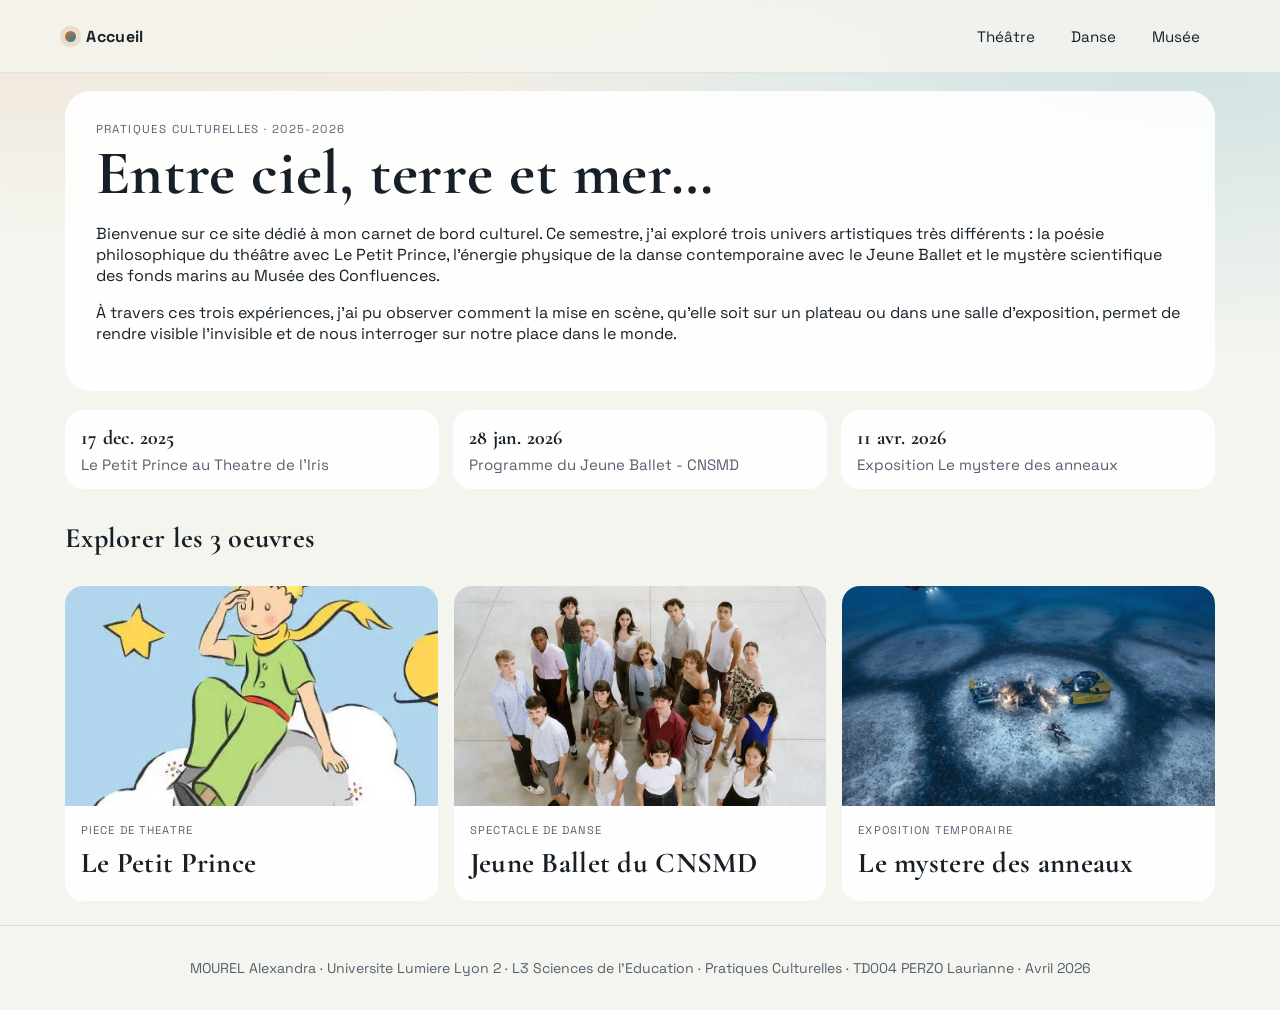
<file: index.html>
<!DOCTYPE html>
<html lang="fr">
  <head>
    <meta charset="UTF-8" />
    <meta name="viewport" content="width=device-width, initial-scale=1.0" />
    <title>Pratiques Culturelles | Alexandra Mourel</title>
    <link rel="preconnect" href="https://fonts.googleapis.com" />
    <link rel="preconnect" href="https://fonts.gstatic.com" crossorigin />
    <link
      href="https://fonts.googleapis.com/css2?family=Cormorant+Garamond:wght@500;700&family=Space+Grotesk:wght@400;500;700&display=swap"
      rel="stylesheet"
    />
    <link rel="stylesheet" href="style.css" />
    <script src="script.js" defer></script>
  </head>
  <body class="theme-home">
    <div class="page-glow" aria-hidden="true"></div>

    <header class="site-header">
      <div class="container nav-wrap">
        <a class="brand" href="index.html" aria-label="Retour a l'accueil">
          <span class="brand-dot"></span>
          <span> Accueil </span>
        </a>

        <button class="menu-btn" type="button" data-menu-btn aria-expanded="false" aria-controls="main-nav">
          Menu
        </button>

        <nav id="main-nav" class="main-nav" aria-label="Navigation principale">
          <a href="theatre.html">Théâtre</a>
          <a href="danse.html">Danse</a>
          <a href="musee.html">Musée</a>
        </nav>
      </div>
    </header>

    <main class="container main-content">
      <section class="home-hero reveal">
        <p class="kicker">Pratiques Culturelles · 2025-2026</p>
        <h1>Entre ciel, terre et mer…</h1>
        <p >
          Bienvenue sur ce site dédié à mon carnet de bord culturel. Ce semestre, j'ai exploré trois univers artistiques très différents : la poésie philosophique du théâtre avec Le Petit Prince, l'énergie physique de la danse contemporaine avec le Jeune Ballet et le mystère scientifique des fonds marins au Musée des Confluences.
        </p>
        <p>
À travers ces trois expériences, j'ai pu observer comment la mise en scène, qu'elle soit sur un plateau ou dans une salle d'exposition, permet de rendre visible l'invisible et de nous interroger sur notre place dans le monde.
        </p>
      </section>

      <section class="timeline reveal" aria-label="Parcours culturel">
        <article>
          <h2>17 dec. 2025</h2>
          <p>Le Petit Prince au Theatre de l'Iris</p>
        </article>
        <article>
          <h2>28 jan. 2026</h2>
          <p>Programme du Jeune Ballet - CNSMD</p>
        </article>
        <article>
          <h2>11 avr. 2026</h2>
          <p>Exposition Le mystere des anneaux</p>
        </article>
      </section>

      <section class="works-grid" aria-labelledby="works-title">
        <h2 id="works-title" class="section-title reveal">Explorer les 3 oeuvres</h2>

        <a class="work-card reveal" href="theatre.html" aria-label="Ouvrir la page theatre - Le Petit Prince">
          <div class="work-media">
            <img src="Images/Accueil_prince.WEBP" alt="Theatre - Le Petit Prince" />
          </div>
          <div class="work-copy">
            <p class="work-type">Piece de theatre</p>
            <h3>Le Petit Prince</h3>

          </div>
        </a>

        <a class="work-card reveal" href="danse.html" aria-label="Ouvrir la page danse - Jeune Ballet">
          <div class="work-media">
            <img src="Images/Accueil_danse.WEBP" alt="Spectacle de danse - Jeune Ballet" />
          </div>
          <div class="work-copy">
            <p class="work-type">Spectacle de danse</p>
            <h3>Jeune Ballet du CNSMD</h3>

          </div>
        </a>

        <a class="work-card reveal" href="musee.html" aria-label="Ouvrir la page musee - Le mystere des anneaux">
          <div class="work-media">
            <img src="Images/expo.JPG" alt="Exposition temporaire - Le mystere des anneaux" />
          </div>
          <div class="work-copy">
            <p class="work-type">Exposition temporaire</p>
            <h3>Le mystere des anneaux</h3>

          </div>
        </a>
      </section>
    </main>

    <footer class="site-footer">
      <p>
        MOUREL Alexandra · Universite Lumiere Lyon 2 · L3 Sciences de l'Education · Pratiques Culturelles · TD004 PERZO
        Laurianne · Avril 2026
      </p>
    </footer>
  </body>
</html>
</file>
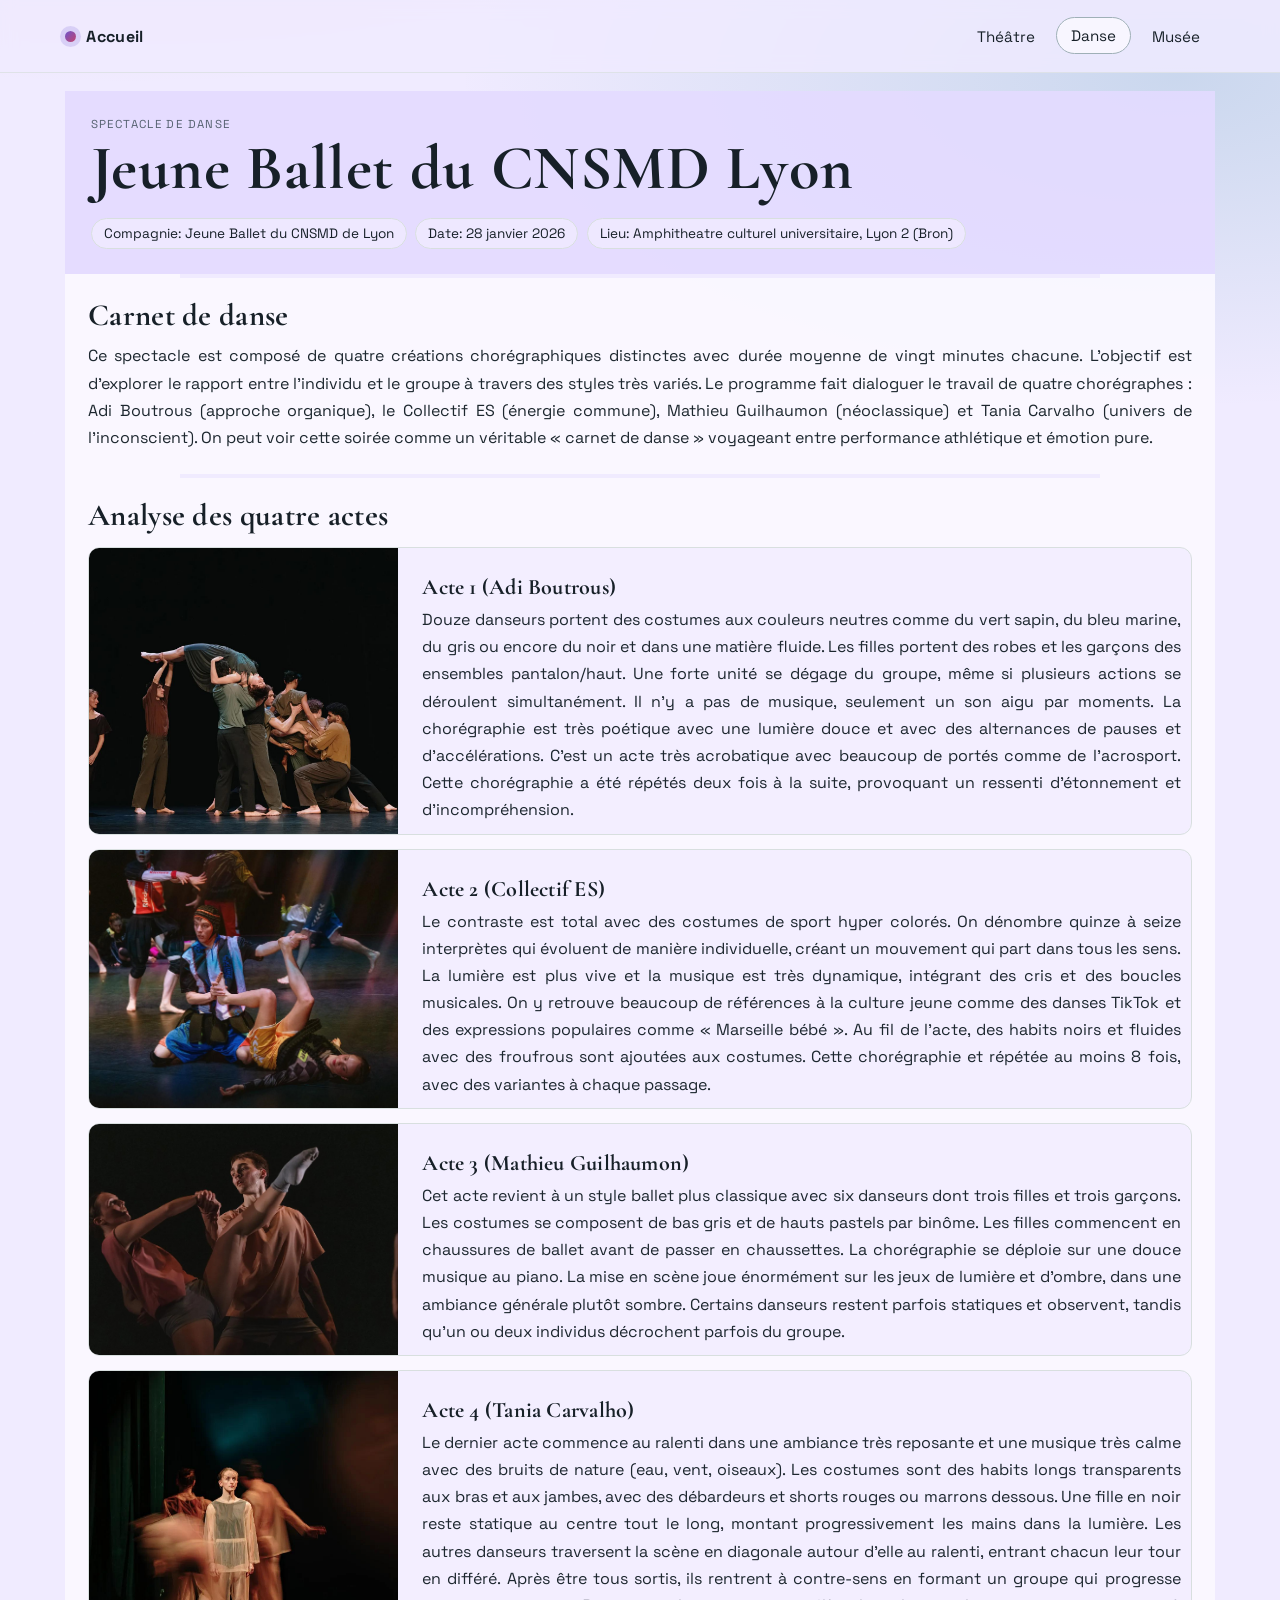
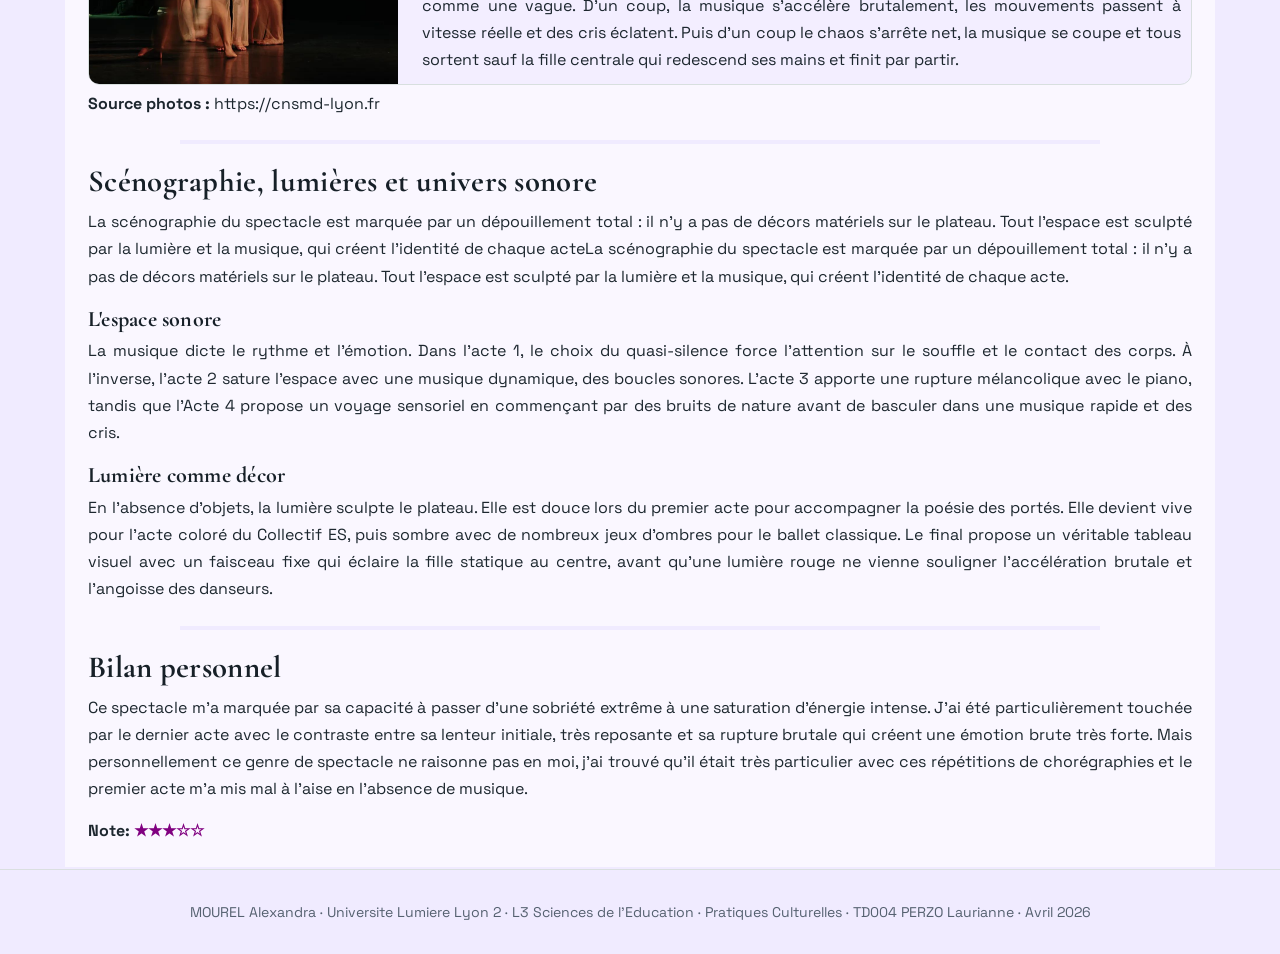
<file: danse.html>
<!DOCTYPE html>
<html lang="fr">
  <head>
    <meta charset="UTF-8" />
    <meta name="viewport" content="width=device-width, initial-scale=1.0" />
    <title>Danse | Jeune Ballet</title>
    <link rel="preconnect" href="https://fonts.googleapis.com" />
    <link rel="preconnect" href="https://fonts.gstatic.com" crossorigin />
    <link
      href="https://fonts.googleapis.com/css2?family=Cormorant+Garamond:wght@500;700&family=Space+Grotesk:wght@400;500;700&display=swap"
      rel="stylesheet"
    />
    <link rel="stylesheet" href="style.css" />
    <script src="script.js" defer></script>
  </head>
  <body class="theme-detail theme-danse">
    <div class="page-glow" aria-hidden="true"></div>
    <div class="progress-bar" data-reading-progress aria-hidden="true"></div>

    <header class="site-header">
      <div class="container nav-wrap">
        <a class="brand" href="index.html" aria-label="Retour a l'accueil">
          <span class="brand-dot"></span>
          <span> Accueil</span>
        </a>

        <button class="menu-btn" type="button" data-menu-btn aria-expanded="false" aria-controls="main-nav">
          Menu
        </button>

        <nav id="main-nav" class="main-nav" aria-label="Navigation principale">
          <a href="theatre.html">Théâtre</a>
          <a class="active" href="danse.html">Danse</a>
          <a href="musee.html">Musée</a>
        </nav>
      </div>
    </header>

    <main class="container main-content">
      <article class="story">
        <header class="story-head reveal">
          <p class="kicker">Spectacle de danse</p>
          <h1>Jeune Ballet du CNSMD Lyon</h1>
          <ul class="meta-chips">
            <li>Compagnie: Jeune Ballet du CNSMD de Lyon</li>
            <li>Date: 28 janvier 2026</li>
            <li>Lieu: Amphitheatre culturel universitaire, Lyon 2 (Bron)</li>
          </ul>
        </header>

        <section class="story-panel reveal" id="carnet">
          <h2>Carnet de danse</h2>
          <p>
Ce spectacle est composé de quatre créations chorégraphiques distinctes avec durée moyenne de vingt minutes chacune. L’objectif est d’explorer le rapport entre l'individu et le groupe à travers des styles très variés. Le programme fait dialoguer le travail de quatre chorégraphes : Adi Boutrous (approche organique), le Collectif ES (énergie commune), Mathieu Guilhaumon (néoclassique) et Tania Carvalho (univers de l’inconscient). On peut voir cette soirée comme un véritable « carnet de danse » voyageant entre performance athlétique et émotion pure.
          </p>
        </section>

        <section class="story-panel reveal" id="actes">
          <h2>Analyse des quatre actes</h2>
          <div class="acts-grid">
            <article class="act-card">
              <img src="Images/danse_1.jpeg" alt="Acte 1 - Adi Boutrous" />
              <div>
                <h3>Acte 1 (Adi Boutrous)</h3>
                <p>
Douze danseurs portent des costumes aux couleurs neutres comme du vert sapin, du bleu marine, du gris ou encore du noir et dans une matière fluide. Les filles portent des robes et les garçons des ensembles pantalon/haut. Une forte unité se dégage du groupe, même si plusieurs actions se déroulent simultanément. Il n’y a pas de musique, seulement un son aigu par moments. La chorégraphie est très poétique avec une lumière douce et avec des alternances de pauses et d'accélérations. C'est un acte très acrobatique avec beaucoup de portés comme de l'acrosport. Cette chorégraphie a été répétés deux fois à la suite, provoquant un ressenti d'étonnement et d'incompréhension. 
                </p>
              </div>
            </article>

            <article class="act-card">
              <img src="Images/danse_2.jpeg" alt="Acte 2 - Collectif ES" />
              <div>
                <h3>Acte 2 (Collectif ES)</h3>
                <p>
Le contraste est total avec des costumes de sport hyper colorés. On dénombre quinze à seize interprètes qui évoluent de manière individuelle, créant un mouvement qui part dans tous les sens. La lumière est plus vive et la musique est très dynamique, intégrant des cris et des boucles musicales. On y retrouve beaucoup de références à la culture jeune comme des danses TikTok et des expressions populaires comme « Marseille bébé ». Au fil de l'acte, des habits noirs et fluides avec des froufrous sont ajoutées aux costumes. Cette chorégraphie et répétée au moins 8 fois, avec des variantes à chaque passage.
                </p>
              </div>
            </article>

            <article class="act-card">
              <img src="Images/danse_3.jpeg" alt="Acte 3 - Mathieu Guilhaumon" />
              <div>
                <h3>Acte 3 (Mathieu Guilhaumon)</h3>
                <p>
Cet acte revient à un style ballet plus classique avec six danseurs dont trois filles et trois garçons. Les costumes se composent de bas gris et de hauts pastels par binôme. Les filles commencent en chaussures de ballet avant de passer en chaussettes. La chorégraphie se déploie sur une douce musique au piano. La mise en scène joue énormément sur les jeux de lumière et d'ombre, dans une ambiance générale plutôt sombre. Certains danseurs restent parfois statiques et observent, tandis qu'un ou deux individus décrochent parfois du groupe.
                </p>
              </div>
            </article>

            <article class="act-card">
              <img src="Images/danse_4.jpeg" alt="Acte 4 - Tania Carvalho" />
              <div>
                <h3>Acte 4 (Tania Carvalho)</h3>
                <p>
Le dernier acte commence au ralenti dans une ambiance très reposante et une musique très calme avec des bruits de nature (eau, vent, oiseaux). Les costumes sont des habits longs transparents aux bras et aux jambes, avec des débardeurs et shorts rouges ou marrons dessous. Une fille en noir reste statique au centre tout le long, montant progressivement les mains dans la lumière. Les autres danseurs traversent la scène en diagonale autour d'elle au ralenti, entrant chacun leur tour en différé. Après être tous sortis, ils rentrent à contre-sens en formant un groupe qui progresse comme une vague. D’un coup, la musique s'accélère brutalement, les mouvements passent à vitesse réelle et des cris éclatent. Puis d’un coup le chaos s'arrête net, la musique se coupe et tous sortent sauf la fille centrale qui redescend ses mains et finit par partir.
                </p>
              </div>
            </article>
          </div>

          <p style="margin-top:5px;"> <span style="font-weight: bold; margin-top : 5px;">Source photos :</span> https://cnsmd-lyon.fr</p>
        </section>

        <section class="story-panel reveal" id="scenographie">
          <h2>Scénographie, lumières et univers sonore</h2>
          <p>
La scénographie du spectacle est marquée par un dépouillement total : il n’y a pas de décors matériels sur le plateau. Tout l'espace est sculpté par la lumière et la musique, qui créent l'identité de chaque acteLa scénographie du spectacle est marquée par un dépouillement total : il n’y a pas de décors matériels sur le plateau. Tout l'espace est sculpté par la lumière et la musique, qui créent l'identité de chaque acte.

          </p>
          <h3>L'espace sonore</h3>
          <p>
La musique dicte le rythme et l'émotion. Dans l'acte 1, le choix du quasi-silence force l'attention sur le souffle et le contact des corps. À l'inverse, l'acte 2 sature l'espace avec une musique dynamique, des boucles sonores. L'acte 3 apporte une rupture mélancolique avec le piano, tandis que l'Acte 4 propose un voyage sensoriel en commençant par des bruits de nature avant de basculer dans une musique rapide et des cris. 
          </p>
          <h3>Lumière comme décor</h3>
          <p>
En l'absence d'objets, la lumière sculpte le plateau. Elle est douce lors du premier acte pour accompagner la poésie des portés. Elle devient vive pour l'acte coloré du Collectif ES, puis sombre avec de nombreux jeux d'ombres pour le ballet classique. Le final propose un véritable tableau visuel avec un faisceau fixe qui éclaire la fille statique au centre, avant qu'une lumière rouge ne vienne souligner l'accélération brutale et l'angoisse des danseurs. 
          </p>
        </section>

        <section class="story-panel reveal" id="regard">
          <h2>Bilan personnel</h2>
          <p>
Ce spectacle m’a marquée par sa capacité à passer d'une sobriété extrême à une saturation d'énergie intense. J’ai été particulièrement touchée par le dernier acte avec le contraste entre sa lenteur initiale, très reposante et sa rupture brutale qui créent une émotion brute très forte. Mais personnellement ce genre de spectacle ne raisonne pas en moi, j’ai trouvé qu’il était très particulier avec ces répétitions de chorégraphies et le premier acte m’a mis mal à l’aise en l’absence de musique. 
          </p>
          <p class="rating">Note: <span class="stars" aria-label="3 etoiles sur 5">★★★☆☆</span></p>
        </section>
      </article>
    </main>

    <footer class="site-footer">
      <p>
        MOUREL Alexandra · Universite Lumiere Lyon 2 · L3 Sciences de l'Education · Pratiques Culturelles · TD004 PERZO
        Laurianne · Avril 2026
      </p>
    </footer>
  </body>
</html>
</file>
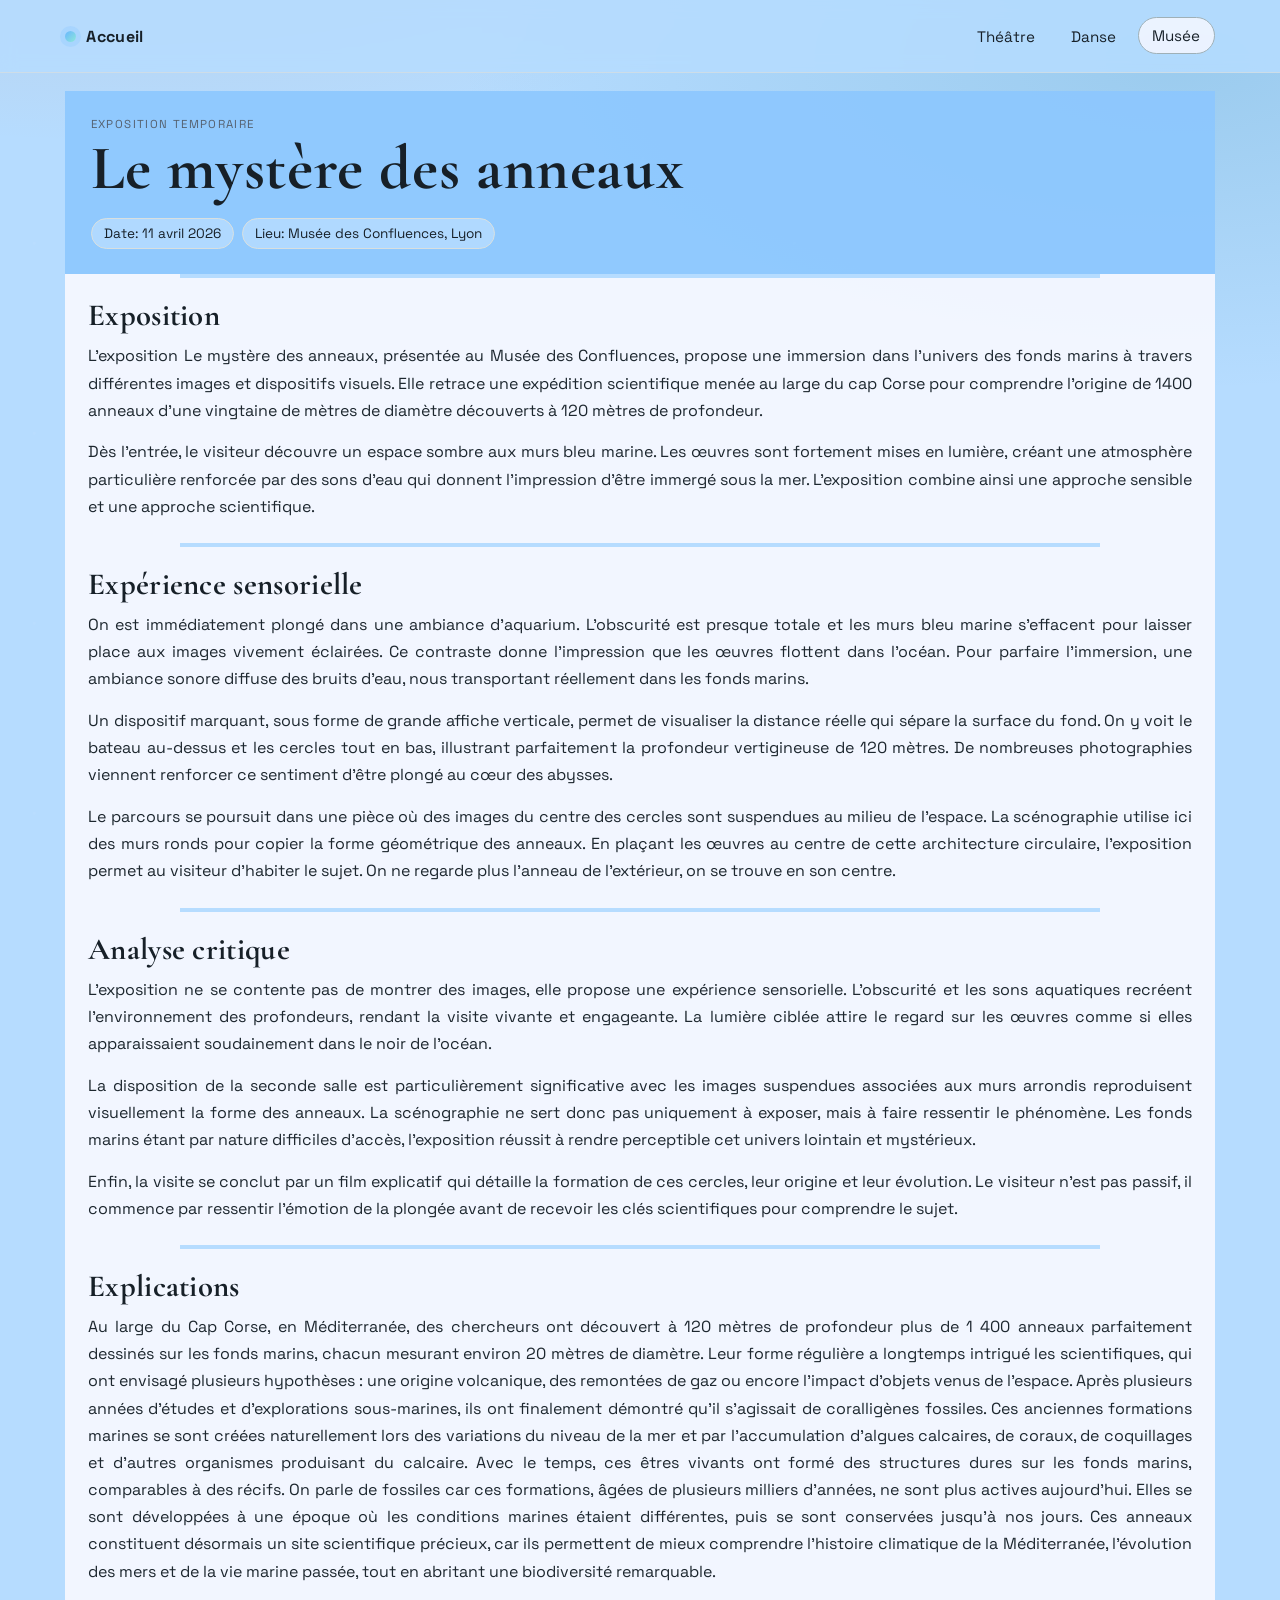
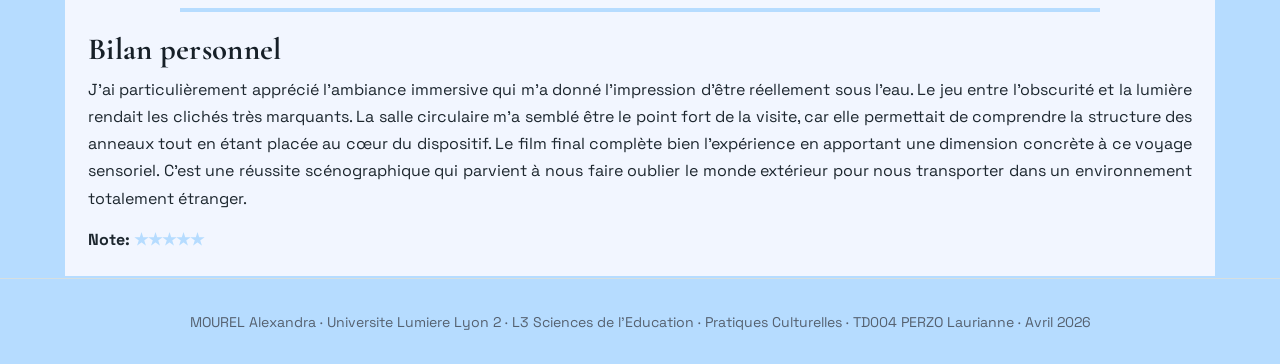
<file: musee.html>
<!DOCTYPE html>
<html lang="fr">
  <head>
    <meta charset="UTF-8" />
    <meta name="viewport" content="width=device-width, initial-scale=1.0" />
    <title>Musée | Le mystère des anneaux</title>
    <link rel="preconnect" href="https://fonts.googleapis.com" />
    <link rel="preconnect" href="https://fonts.gstatic.com" crossorigin />
    <link
      href="https://fonts.googleapis.com/css2?family=Cormorant+Garamond:wght@500;700&family=Space+Grotesk:wght@400;500;700&display=swap"
      rel="stylesheet"
    />
    <link rel="stylesheet" href="style.css" />
    <script src="script.js" defer></script>
  </head>
  <body class="theme-detail theme-musee">
    <div class="page-glow" aria-hidden="true"></div>
    <div class="progress-bar" data-reading-progress aria-hidden="true"></div>

    <header class="site-header">
      <div class="container nav-wrap">
        <a class="brand" href="index.html" aria-label="Retour a l'accueil">
          <span class="brand-dot"></span>
          <span>Accueil</span>
        </a>

        <button class="menu-btn" type="button" data-menu-btn aria-expanded="false" aria-controls="main-nav">
          Menu
        </button>

        <nav id="main-nav" class="main-nav" aria-label="Navigation principale">
          <a href="theatre.html">Théâtre</a>
          <a href="danse.html">Danse</a>
          <a class="active" href="musee.html">Musée</a>
        </nav>
      </div>
    </header>

    <main class="container main-content">
      <article class="story">
        <header class="story-head reveal">
          <p class="kicker">Exposition temporaire</p>
          <h1>Le mystère des anneaux</h1>
          <ul class="meta-chips">
            <li>Date: 11 avril 2026</li>
            <li>Lieu: Musée des Confluences, Lyon</li>
          </ul>
        </header>

        <section class="story-panel reveal" id="expedition">
          <h2>Exposition </h2>
          <p>
L’exposition Le mystère des anneaux, présentée au Musée des Confluences, propose une immersion dans l’univers des fonds marins à travers différentes images et dispositifs visuels. Elle retrace une expédition scientifique menée au large du cap Corse pour comprendre l'origine de 1400 anneaux d’une vingtaine de mètres de diamètre découverts à 120 mètres de profondeur.

          </p>
          <p>
Dès l’entrée, le visiteur découvre un espace sombre aux murs bleu marine. Les œuvres sont fortement mises en lumière, créant une atmosphère particulière renforcée par des sons d’eau qui donnent l’impression d’être immergé sous la mer. L’exposition combine ainsi une approche sensible et une approche scientifique.
          </p>
        </section>

        <section class="story-panel reveal" id="sensoriel">
          <h2>Expérience sensorielle</h2>
          <p>
On est immédiatement plongé dans une ambiance d'aquarium. L'obscurité est presque totale et les murs bleu marine s'effacent pour laisser place aux images vivement éclairées. Ce contraste donne l'impression que les œuvres flottent dans l'océan. Pour parfaire l'immersion, une ambiance sonore diffuse des bruits d'eau, nous transportant réellement dans les fonds marins.
          </p>

          <p>
Un dispositif marquant, sous forme de grande affiche verticale, permet de visualiser la distance réelle qui sépare la surface du fond. On y voit le bateau au-dessus et les cercles tout en bas, illustrant parfaitement la profondeur vertigineuse de 120 mètres. De nombreuses photographies viennent renforcer ce sentiment d'être plongé au cœur des abysses.
          </p>


          <p>
Le parcours se poursuit dans une pièce où des images du centre des cercles sont suspendues au milieu de l'espace. La scénographie utilise ici des murs ronds pour copier la forme géométrique des anneaux. En plaçant les œuvres au centre de cette architecture circulaire, l'exposition permet au visiteur d'habiter le sujet. On ne regarde plus l'anneau de l'extérieur, on se trouve en son centre.
          </p>
        </section>

        <section class="story-panel reveal" id="analyse">
          <h2>Analyse critique</h2>
          <p>
L’exposition ne se contente pas de montrer des images, elle propose une expérience sensorielle. L’obscurité et les sons aquatiques recréent l’environnement des profondeurs, rendant la visite vivante et engageante. La lumière ciblée attire le regard sur les œuvres comme si elles apparaissaient soudainement dans le noir de l’océan.
          </p>
          <p>
La disposition de la seconde salle est particulièrement significative avec les images suspendues associées aux murs arrondis reproduisent visuellement la forme des anneaux. La scénographie ne sert donc pas uniquement à exposer, mais à faire ressentir le phénomène. Les fonds marins étant par nature difficiles d’accès, l’exposition réussit à rendre perceptible cet univers lointain et mystérieux.
          </p>
          <p>
Enfin, la visite se conclut par un film explicatif qui détaille la formation de ces cercles, leur origine et leur évolution. Le visiteur n’est pas passif, il commence par ressentir l'émotion de la plongée avant de recevoir les clés scientifiques pour comprendre le sujet.
          </p>
        </section>

        <section class="story-panel reveal" id="analyse">
          <h2>Explications</h2>
          <p>
Au large du Cap Corse, en Méditerranée, des chercheurs ont découvert à 120 mètres de profondeur plus de 1 400 anneaux parfaitement dessinés sur les fonds marins, chacun mesurant environ 20 mètres de diamètre. Leur forme régulière a longtemps intrigué les scientifiques, qui ont envisagé plusieurs hypothèses : une origine volcanique, des remontées de gaz ou encore l’impact d’objets venus de l’espace. Après plusieurs années d’études et d’explorations sous-marines, ils ont finalement démontré qu’il s’agissait de coralligènes fossiles. Ces anciennes formations marines se sont créées naturellement lors des variations du niveau de la mer et par l’accumulation d’algues calcaires, de coraux, de coquillages et d’autres organismes produisant du calcaire. Avec le temps, ces êtres vivants ont formé des structures dures sur les fonds marins, comparables à des récifs. On parle de fossiles car ces formations, âgées de plusieurs milliers d’années, ne sont plus actives aujourd’hui. Elles se sont développées à une époque où les conditions marines étaient différentes, puis se sont conservées jusqu’à nos jours. Ces anneaux constituent désormais un site scientifique précieux, car ils permettent de mieux comprendre l’histoire climatique de la Méditerranée, l’évolution des mers et de la vie marine passée, tout en abritant une biodiversité remarquable.
          </p>
        </section>

        <section class="story-panel reveal" id="impressions">
          <h2>Bilan personnel</h2>
          <p>
J’ai particulièrement apprécié l’ambiance immersive qui m'a donné l'impression d'être réellement sous l'eau. Le jeu entre l'obscurité et la lumière rendait les clichés très marquants. La salle circulaire m’a semblé être le point fort de la visite, car elle permettait de comprendre la structure des anneaux tout en étant placée au cœur du dispositif. Le film final complète bien l'expérience en apportant une dimension concrète à ce voyage sensoriel. C'est une réussite scénographique qui parvient à nous faire oublier le monde extérieur pour nous transporter dans un environnement totalement étranger.
          </p>
          <p class="rating">Note: <span class="stars" aria-label="4 etoiles sur 5">★★★★★</span></p>
        </section>
      </article>
    </main>

    <footer class="site-footer">
      <p>
        MOUREL Alexandra · Universite Lumiere Lyon 2 · L3 Sciences de l'Education · Pratiques Culturelles · TD004 PERZO
        Laurianne · Avril 2026
      </p>
    </footer>
  </body>
</html>
</file>
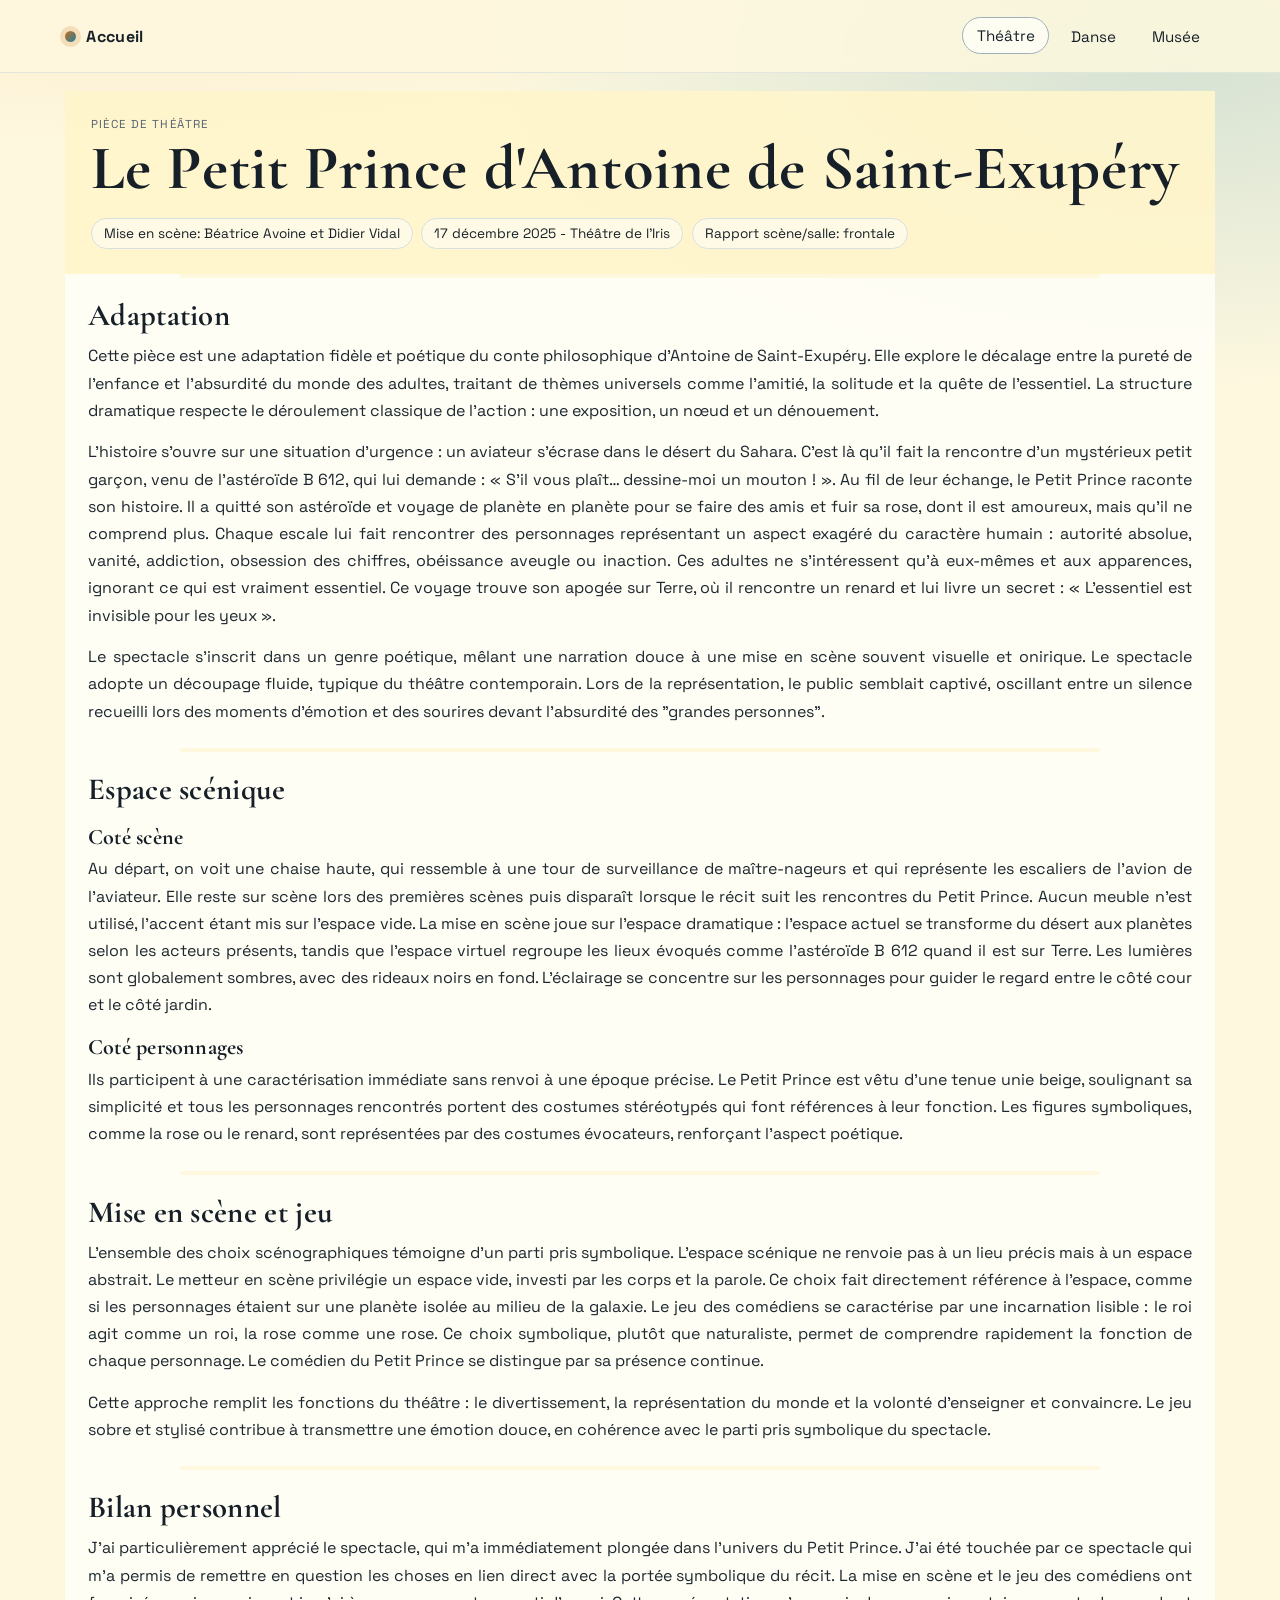
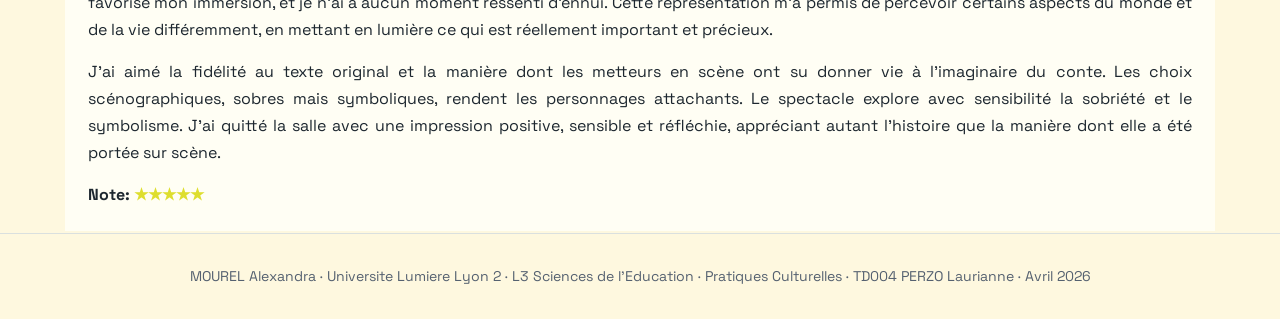
<file: theatre.html>
<!DOCTYPE html>
<html lang="fr">
  <head>
    <meta charset="UTF-8" />
    <meta name="viewport" content="width=device-width, initial-scale=1.0" />
    <title>Theatre | Le Petit Prince</title>
    <link rel="preconnect" href="https://fonts.googleapis.com" />
    <link rel="preconnect" href="https://fonts.gstatic.com" crossorigin />
    <link
      href="https://fonts.googleapis.com/css2?family=Cormorant+Garamond:wght@500;700&family=Space+Grotesk:wght@400;500;700&display=swap"
      rel="stylesheet"
    />
    <link rel="stylesheet" href="style.css" />
    <script src="script.js" defer></script>
  </head>
  <body class="theme-detail theme-theatre">
    <div class="page-glow" aria-hidden="true"></div>
    <div class="progress-bar" data-reading-progress aria-hidden="true"></div>

    <header class="site-header">
      <div class="container nav-wrap">
        <a class="brand" href="index.html" aria-label="Retour a l'accueil">
          <span class="brand-dot"></span>
          <span> Accueil</span>
        </a>

        <button class="menu-btn" type="button" data-menu-btn aria-expanded="false" aria-controls="main-nav">
          Menu
        </button>

        <nav id="main-nav" class="main-nav" aria-label="Navigation principale">
          <a class="active" href="theatre.html">Théâtre</a>
          <a href="danse.html">Danse</a>
          <a href="musee.html">Musée</a>
        </nav>
      </div>
    </header>

    <main class="container main-content">
      <article class="story">
        <header class="story-head reveal">
          <p class="kicker">Pièce de théâtre</p>
          <h1>Le Petit Prince d'Antoine de Saint-Exupéry</h1>
          <ul class="meta-chips">
            <li>Mise en scène: Béatrice Avoine et Didier Vidal</li>
            <li>17 décembre 2025 - Théâtre de l'Iris</li>
            <li>Rapport scène/salle: frontale</li>
          </ul>
        </header>

        <section class="story-panel reveal" id="adaptation">
          <h2>Adaptation</h2>
          <p>
Cette pièce est une adaptation fidèle et poétique du conte philosophique d'Antoine de Saint-Exupéry. Elle explore le décalage entre la pureté de l'enfance et l'absurdité du monde des adultes, traitant de thèmes universels comme l'amitié, la solitude et la quête de l'essentiel. La structure dramatique respecte le déroulement classique de l'action : une exposition, un nœud et un dénouement.
          </p>
          <p>
L'histoire s'ouvre sur une situation d'urgence : un aviateur s'écrase dans le désert du Sahara. C'est là qu'il fait la rencontre d'un mystérieux petit garçon, venu de l'astéroïde B 612, qui lui demande : « S’il vous plaît… dessine-moi un mouton ! ». Au fil de leur échange, le Petit Prince raconte son histoire. Il a quitté son astéroïde et voyage de planète en planète pour se faire des amis et fuir sa rose, dont il est amoureux, mais qu’il ne comprend plus. Chaque escale lui fait rencontrer des personnages représentant un aspect exagéré du caractère humain : autorité absolue, vanité, addiction, obsession des chiffres, obéissance aveugle ou inaction. Ces adultes ne s’intéressent qu’à eux-mêmes et aux apparences, ignorant ce qui est vraiment essentiel. Ce voyage trouve son apogée sur Terre, où il rencontre un renard et lui livre un secret : « L'essentiel est invisible pour les yeux ».
          </p>
          <p>
Le spectacle s'inscrit dans un genre poétique, mêlant une narration douce à une mise en scène souvent visuelle et onirique. Le spectacle adopte un découpage fluide, typique du théâtre contemporain. Lors de la représentation, le public semblait captivé, oscillant entre un silence recueilli lors des moments d'émotion et des sourires devant l'absurdité des "grandes personnes".

          </p>
        </section>

        <section class="story-panel reveal" id="espace-scenique">
          <h2>Espace scénique</h2>
          <h3>Coté scène</h3>
          <p>
Au départ, on voit une chaise haute, qui ressemble à une tour de surveillance de maître-nageurs et qui représente les escaliers de l’avion de l’aviateur. Elle reste sur scène lors des premières scènes puis disparaît lorsque le récit suit les rencontres du Petit Prince. Aucun meuble n’est utilisé, l’accent étant mis sur l’espace vide. La mise en scène joue sur l'espace dramatique : l'espace actuel se transforme du désert aux planètes selon les acteurs présents, tandis que l'espace virtuel regroupe les lieux évoqués comme l'astéroïde B 612 quand il est sur Terre. Les lumières sont globalement sombres, avec des rideaux noirs en fond. L’éclairage se concentre sur les personnages pour guider le regard entre le côté cour et le côté jardin.
          </p>
          <h3>Coté personnages</h3>
          <p>
Ils participent à une caractérisation immédiate sans renvoi à une époque précise. Le Petit Prince est vêtu d’une tenue unie beige, soulignant sa simplicité et tous les personnages rencontrés portent des costumes stéréotypés qui font références à leur fonction. Les figures symboliques, comme la rose ou le renard, sont représentées par des costumes évocateurs, renforçant l’aspect poétique.
          </p>
        </section>

        <section class="story-panel reveal" id="mise-en-scene">
          <h2>Mise en scène et jeu</h2>
          <p>
L’ensemble des choix scénographiques témoigne d’un parti pris symbolique. L’espace scénique ne renvoie pas à un lieu précis mais à un espace abstrait. Le metteur en scène privilégie un espace vide, investi par les corps et la parole. Ce choix fait directement référence à l’espace, comme si les personnages étaient sur une planète isolée au milieu de la galaxie. Le jeu des comédiens se caractérise par une incarnation lisible : le roi agit comme un roi, la rose comme une rose. Ce choix symbolique, plutôt que naturaliste, permet de comprendre rapidement la fonction de chaque personnage. Le comédien du Petit Prince se distingue par sa présence continue.
          </p>
          <p>
Cette approche remplit les fonctions du théâtre : le divertissement, la représentation du monde et la volonté d'enseigner et convaincre. Le jeu sobre et stylisé contribue à transmettre une émotion douce, en cohérence avec le parti pris symbolique du spectacle.
          </p>
        </section>

        <section class="story-panel reveal" id="bilan">
          <h2>Bilan personnel</h2>
          <p>
J’ai particulièrement apprécié le spectacle, qui m’a immédiatement plongée dans l’univers du Petit Prince. J’ai été touchée par ce spectacle qui m’a permis de remettre en question les choses en lien direct avec la portée symbolique du récit. La mise en scène et le jeu des comédiens ont favorisé mon immersion, et je n’ai à aucun moment ressenti d’ennui. Cette représentation m’a permis de percevoir certains aspects du monde et de la vie différemment, en mettant en lumière ce qui est réellement important et précieux.
        </p>
          <p>
J’ai aimé la fidélité au texte original et la manière dont les metteurs en scène ont su donner vie à l’imaginaire du conte. Les choix scénographiques, sobres mais symboliques, rendent les personnages attachants. Le spectacle explore avec sensibilité la sobriété et le symbolisme. J’ai quitté la salle avec une impression positive, sensible et réfléchie, appréciant autant l’histoire que la manière dont elle a été portée sur scène.
          </p>
          <p class="rating">Note: <span class="stars" aria-label="5 etoiles sur 5">★★★★★</span></p>
        </section>
      </article>
    </main>

    <footer class="site-footer">
      <p>
        MOUREL Alexandra · Universite Lumiere Lyon 2 · L3 Sciences de l'Education · Pratiques Culturelles · TD004 PERZO
        Laurianne · Avril 2026
      </p>
    </footer>
  </body>
</html>
</file>
<file: style.css>
:root {
  --bg: #f4f5ef;
  --surface: #ffffff;
  --surface-soft: #fbfaf6;
  --ink: #172028;
  --muted: #556170;
  --line: #d8dfdf;
  --line-strong: #9fb0b7;
  --accent: #d16f34;
  --accent-2: #1f7ea0;
  --shadow: 0 24px 60px rgba(18, 34, 50, 0.13);
  --radius-xl: 26px;
  --radius-lg: 18px;
  --radius-md: 12px;
  --container: 1150px;
}

* {
  box-sizing: border-box;
}

html,
body {
  margin: 0;
  padding: 0;
}

body {
  min-height: 100vh;
  font-family: "Space Grotesk", sans-serif;
  color: var(--ink);
  background:
    radial-gradient(1200px 500px at 10% -10%, rgba(209, 111, 52, 0.18), transparent 68%),
    radial-gradient(1000px 460px at 92% 3%, rgba(31, 126, 160, 0.18), transparent 72%),
    var(--bg);
  position: relative;
}

.theme-theatre {
  --bg: #fef8df;
  --surface: #fffef7;
  --surface-head: #fff5cb;
  --surface-soft: #fffbea;
  --stars: rgb(222, 222, 46);
  --accent: #c86f19;
  --accent-2: #1f7ea0;
}

.theme-danse {
  --bg: #f0ebff;
  --surface: #fbf9ff;
  --surface-head: #e4dbff;
  --surface-soft: #f0ebff;
  --stars: purple;
  --accent: #6e55cd;
  --accent-2: #c1446d;
}

.theme-musee {
  --bg: #b6dcff;
  --surface: #f9f9ff;
  --surface-head: #8cc7fe;
  --surface-soft: #b6dcff;
  --stars: #b6dcff;
  --accent: #69b6ff;
  --accent-2: #8de7d9;
}

.page-glow {
  pointer-events: none;
  position: fixed;
  inset: 0;
  z-index: -1;
  background-image:
    radial-gradient(circle at 18% 28%, rgba(255, 255, 255, 0.15) 1px, transparent 2px),
    radial-gradient(circle at 68% 66%, rgba(255, 255, 255, 0.1) 1px, transparent 2px);
  background-size: 190px 190px, 240px 240px;
  opacity: 0.35;
}

.container {
  width: min(var(--container), calc(100% - 2.4rem));
  margin: 0 auto;
}

.site-header {
  position: sticky;
  top: 0;
  z-index: 40;
  backdrop-filter: blur(8px);
  background: color-mix(in srgb, var(--bg) 83%, transparent);
  border-bottom: 1px solid color-mix(in srgb, var(--line) 70%, transparent);
}

.nav-wrap {
  min-height: 72px;
  display: flex;
  align-items: center;
  justify-content: space-between;
  gap: 1.2rem;
}

.brand {
  display: inline-flex;
  align-items: center;
  gap: 0.65rem;
  color: inherit;
  text-decoration: none;
  font-weight: 700;
  letter-spacing: 0.02em;
}

.brand-dot {
  width: 11px;
  height: 11px;
  border-radius: 999px;
  background: linear-gradient(135deg, var(--accent), var(--accent-2));
  box-shadow: 0 0 0 5px color-mix(in srgb, var(--accent) 18%, transparent);
}

.main-nav {
  display: flex;
  align-items: center;
  gap: 0.45rem;
}

.main-nav a {
  text-decoration: none;
  color: inherit;
  font-size: 0.95rem;
  padding: 0.5rem 0.85rem;
  border-radius: 999px;
  border: 1px solid transparent;
  transition: transform 170ms ease, border-color 170ms ease, background 170ms ease;
}

.main-nav a:hover,
.main-nav a:focus-visible,
.main-nav a.active {
  border-color: var(--line-strong);
  background: color-mix(in srgb, var(--surface) 80%, transparent);
  transform: translateY(-1px);
}

.menu-btn {
  display: none;
  border: 1px solid var(--line-strong);
  background: color-mix(in srgb, var(--surface) 90%, transparent);
  color: inherit;
  border-radius: 999px;
  padding: 0.45rem 0.9rem;
  font: inherit;
  font-size: 0.92rem;
  cursor: pointer;
}

.main-content {
  padding-block: 0 ;
}

.home-hero,
.story-panel,
.work-card,
.timeline article {
  background: color-mix(in srgb, var(--surface) 90%, transparent);
  /*border: 1px solid color-mix(in srgb, var(--line) 90%, transparent);*/
 /*TODO HERE : mettre l'ombre à gauche et droite mais pas en haut et en bas.*/
  /* box-shadow: var(--shadow);*/
}

.story-head {
  background: color-mix(in srgb, var(--surface-head) 90%, transparent);
}

.home-hero {
  padding: clamp(1.4rem, 2.4vw, 2.6rem);
  border-radius: var(--radius-xl);
}

.kicker {
  margin: 0;
  letter-spacing: 0.12em;
  text-transform: uppercase;
  font-size: 0.72rem;
  color: var(--muted);
}

h1,
h2,
h3 {
  font-family: "Cormorant Garamond", serif;
  letter-spacing: 0.01em;
}

h1 {
  margin: 0.35rem 0 0.9rem;
  line-height: 1.05;
  font-size: clamp(2rem, 5vw, 3.9rem);
}

.lead {
  margin: 0;
  line-height: 1.7;
  max-width: 72ch;
  color: color-mix(in srgb, var(--ink) 90%, var(--muted));
}

.hero-tags {
  margin-top: 1.2rem;
  display: flex;
  flex-wrap: wrap;
  gap: 0.65rem;
}

.hero-tags span,
.meta-chips li {
  list-style: none;
  display: inline-flex;
  align-items: center;
  border-radius: 999px;
  padding: 0.38rem 0.75rem;
  border: 1px solid var(--line);
  background: color-mix(in srgb, var(--surface-soft) 82%, transparent);
  font-size: 0.85rem;
}

.timeline {
  margin-top: 1.2rem;
  display: grid;
  grid-template-columns: repeat(3, minmax(0, 1fr));
  gap: 0.9rem;
}

.timeline article {
  border-radius: var(--radius-lg);
  padding: 1rem 1rem 0.95rem;
}

.timeline h2 {
  margin: 0;
  font-size: 1.25rem;
}

.timeline p {
  margin: 0.32rem 0 0;
  color: var(--muted);
  font-size: 0.94rem;
}

.section-title {
  margin: 2rem 0 0.95rem;
  font-size: clamp(1.5rem, 2.2vw, 2rem);
}

.works-grid {
  display: grid;
  gap: 1rem;
  grid-template-columns: repeat(3, minmax(0, 1fr));
}

.works-grid .section-title {
  grid-column: 1 / -1;
}

.work-card {
  border-radius: var(--radius-lg);
  overflow: hidden;
  text-decoration: none;
  color: inherit;
  transform: translateY(0);
  transition: transform 220ms ease, border-color 220ms ease;
  margin-bottom: 22px;
}

.work-card:hover,
.work-card:focus-visible {
  transform: translateY(-4px);
  border-color: var(--line-strong);
}

.work-media {
  height: 220px;
  overflow: hidden;
}

.work-media img {
  width: 100%;
  height: 100%;
  object-fit: cover;
  display: block;
}

.work-copy {
  padding: 1rem;
}

.work-type {
  margin: 0;
  text-transform: uppercase;
  letter-spacing: 0.1em;
  font-size: 0.7rem;
  color: var(--muted);
}

.work-copy h3 {
  margin: 0.32rem 0;
  font-size: 1.8rem;
}

.work-copy p {
  margin: 0;
  color: var(--muted);
  line-height: 1.55;
}

.story {
  display: grid;
  /*gap: 1rem;*/
}

.story-head {
  padding: clamp(1.2rem, 2vw, 1.9rem);
  /*border-radius: var(--radius-xl);*/
}

.meta-chips {
  display: flex;
  flex-wrap: wrap;
  gap: 0.55rem;
  margin: 1rem 0 0;
  padding: 0;
}

.story-panel {
  /*border-radius: var(--radius-lg);*/
  padding: clamp(1rem, 1.8vw, 1.5rem);
}

.story-panel::before {
    content: "";
    position: absolute;
    top: 0;
    left:10%;
    width:80%;
    height : 4px;
    background-color:var(--bg);
}

.story-panel h2 {
  margin: 0 0 0.5rem;
  font-size: clamp(1.65rem, 2.4vw, 2.1rem);
}

.story-panel h3 {
  margin: 1rem 0 0.35rem;
  font-size: 1.38rem;
}

.story-panel p {
  margin: 0;
  color: color-mix(in srgb, var(--ink) 90%, var(--muted));
  line-height: 1.7;
  text-align : justify;
}

.story-panel p + p {
  margin-top: 0.9rem;
}

.acts-grid {
  margin-top: 0.8rem;
  display: grid;
  gap: 0.85rem;
}

.act-card {
  display: grid;
  grid-template-columns: minmax(180px, 28%) 1fr;
  gap: 0.9rem;
  border: 1px solid var(--line);
  border-radius: var(--radius-md);
  background: color-mix(in srgb, var(--surface-soft) 75%, transparent);
  /*padding: 0.65rem;*/
}

.act-card img {
  width: 100%;
  height: 100%;
  min-height: 170px;
  border-radius: 10px 0 0 10px;
  object-fit: cover;
}

.rating {
  margin-top: 1rem;
  font-weight: 700;
}

.site-footer {
  margin-top: 20px;
  border-top: 1px solid color-mix(in srgb, var(--line) 95%, transparent);
  padding: 1.2rem;
  text-align: center;
  color: var(--muted);
  font-size: 0.88rem;
}

.progress-bar {
  position: fixed;
  top: 0;
  left: 0;
  width: var(--progress, 0%);
  height: 3px;
  z-index: 50;
  background: linear-gradient(90deg, var(--accent), var(--accent-2));
}

.reveal {
  opacity: 0;
  transform: translateY(18px);

}

.reveal.is-visible {
  opacity: 1;

}

  .act-card div {
    padding: 0.65rem;
  }


@media (max-width: 1050px) {
  .works-grid {
    grid-template-columns: repeat(2, minmax(0, 1fr));
  }

  .timeline {
    grid-template-columns: repeat(2, minmax(0, 1fr));
  }
}

@media (max-width: 760px) {
  .container {
    width: min(var(--container), calc(100% - 1.2rem));
  }

  .menu-btn {
    display: inline-flex;
  }

  .main-nav {
    position: absolute;
    top: calc(100% + 0.35rem);
    right: 0.6rem;
    left: 0.6rem;
    border-radius: 14px;
    border: 1px solid var(--line);
    background: color-mix(in srgb, var(--surface) 94%, transparent);
    box-shadow: var(--shadow);
    padding: 0.55rem;
    display: none;
    flex-direction: column;
    align-items: stretch;
  }

  .main-nav a {
    text-align: center;
  }

  .main-nav.is-open {
    display: flex;
  }

  .timeline,
  .works-grid {
    grid-template-columns: 1fr;
  }

  .act-card {
    grid-template-columns: 1fr;
  }

  .act-card div {
    padding: 0.65rem;
  }

  .act-card img {

    min-height: 0;
    max-height: 200px;
    max-width: 695px;
    border-radius: 10px 10px 0 0;
  }
}

@media (prefers-reduced-motion: reduce) {
  .reveal,
  .work-card,
  .main-nav a {
    transition: none;
  }
}

.stars {
  color : var(--stars);
}
</file>
